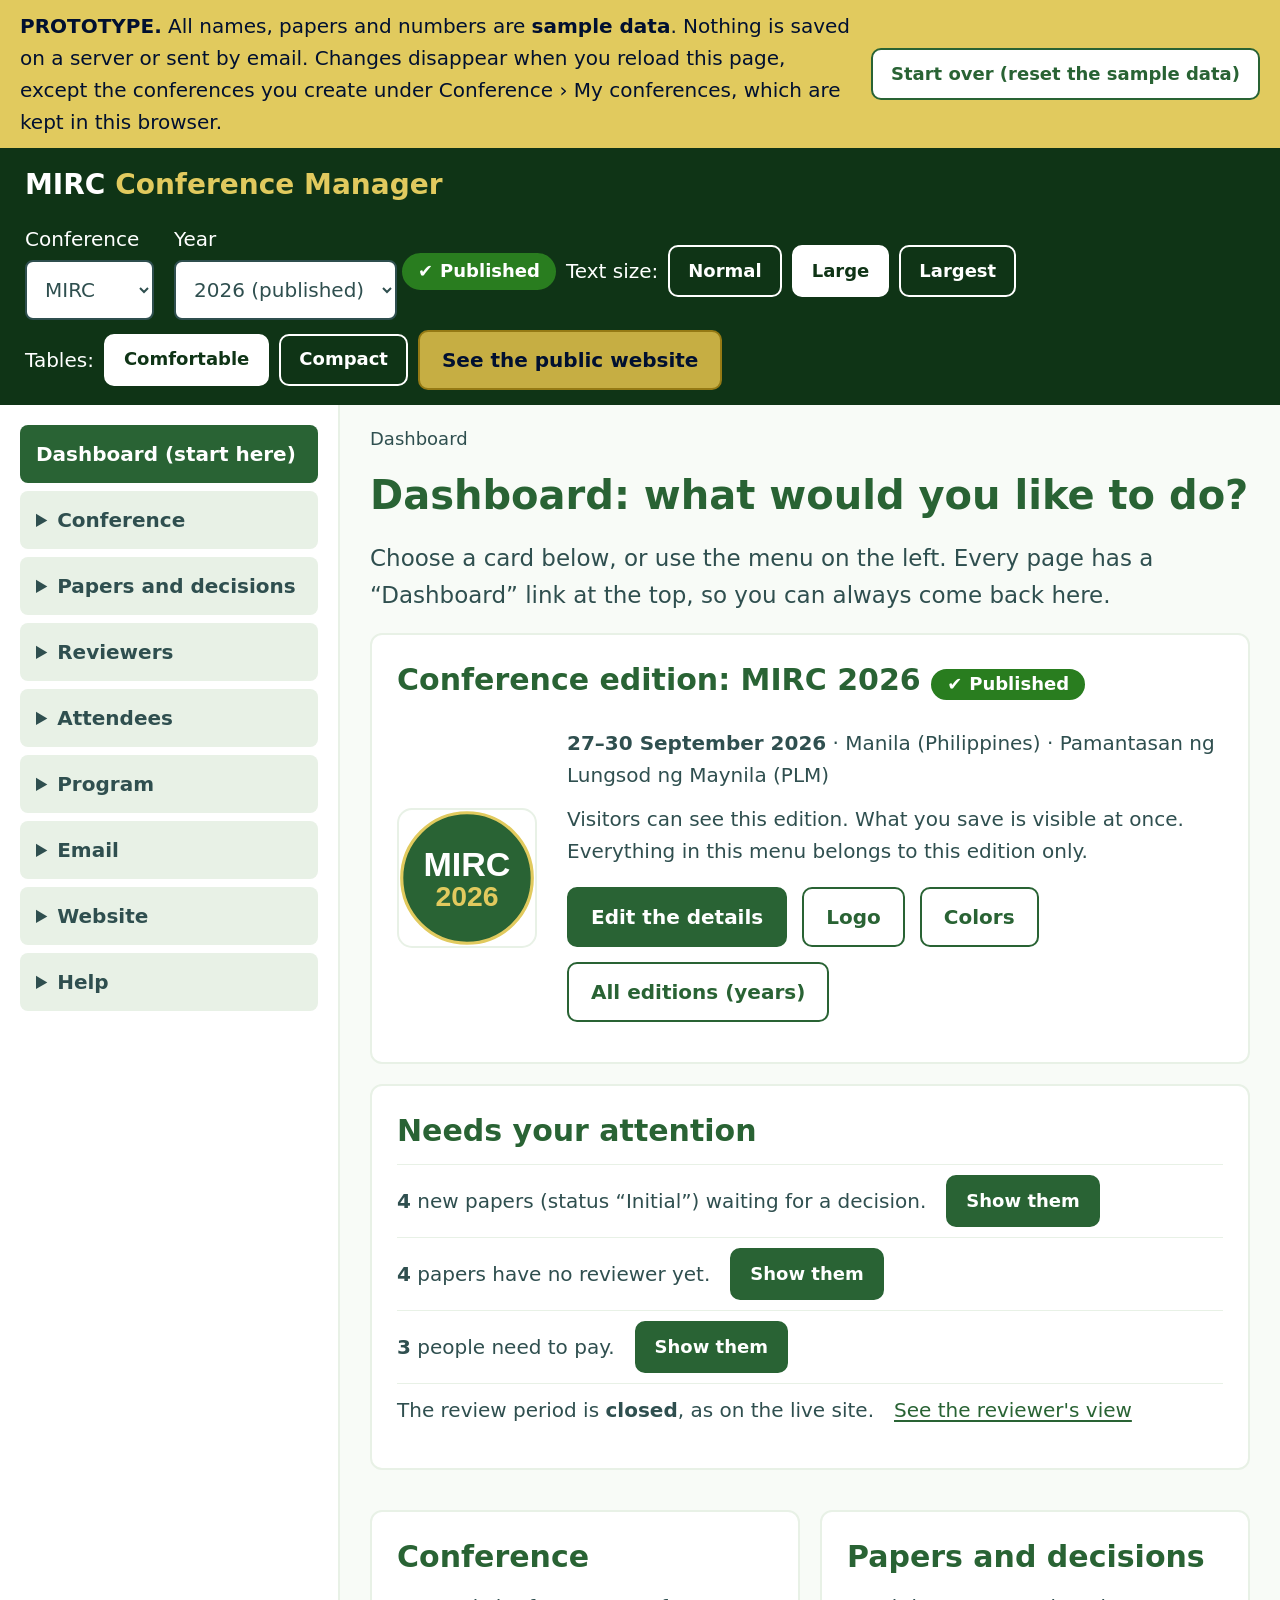
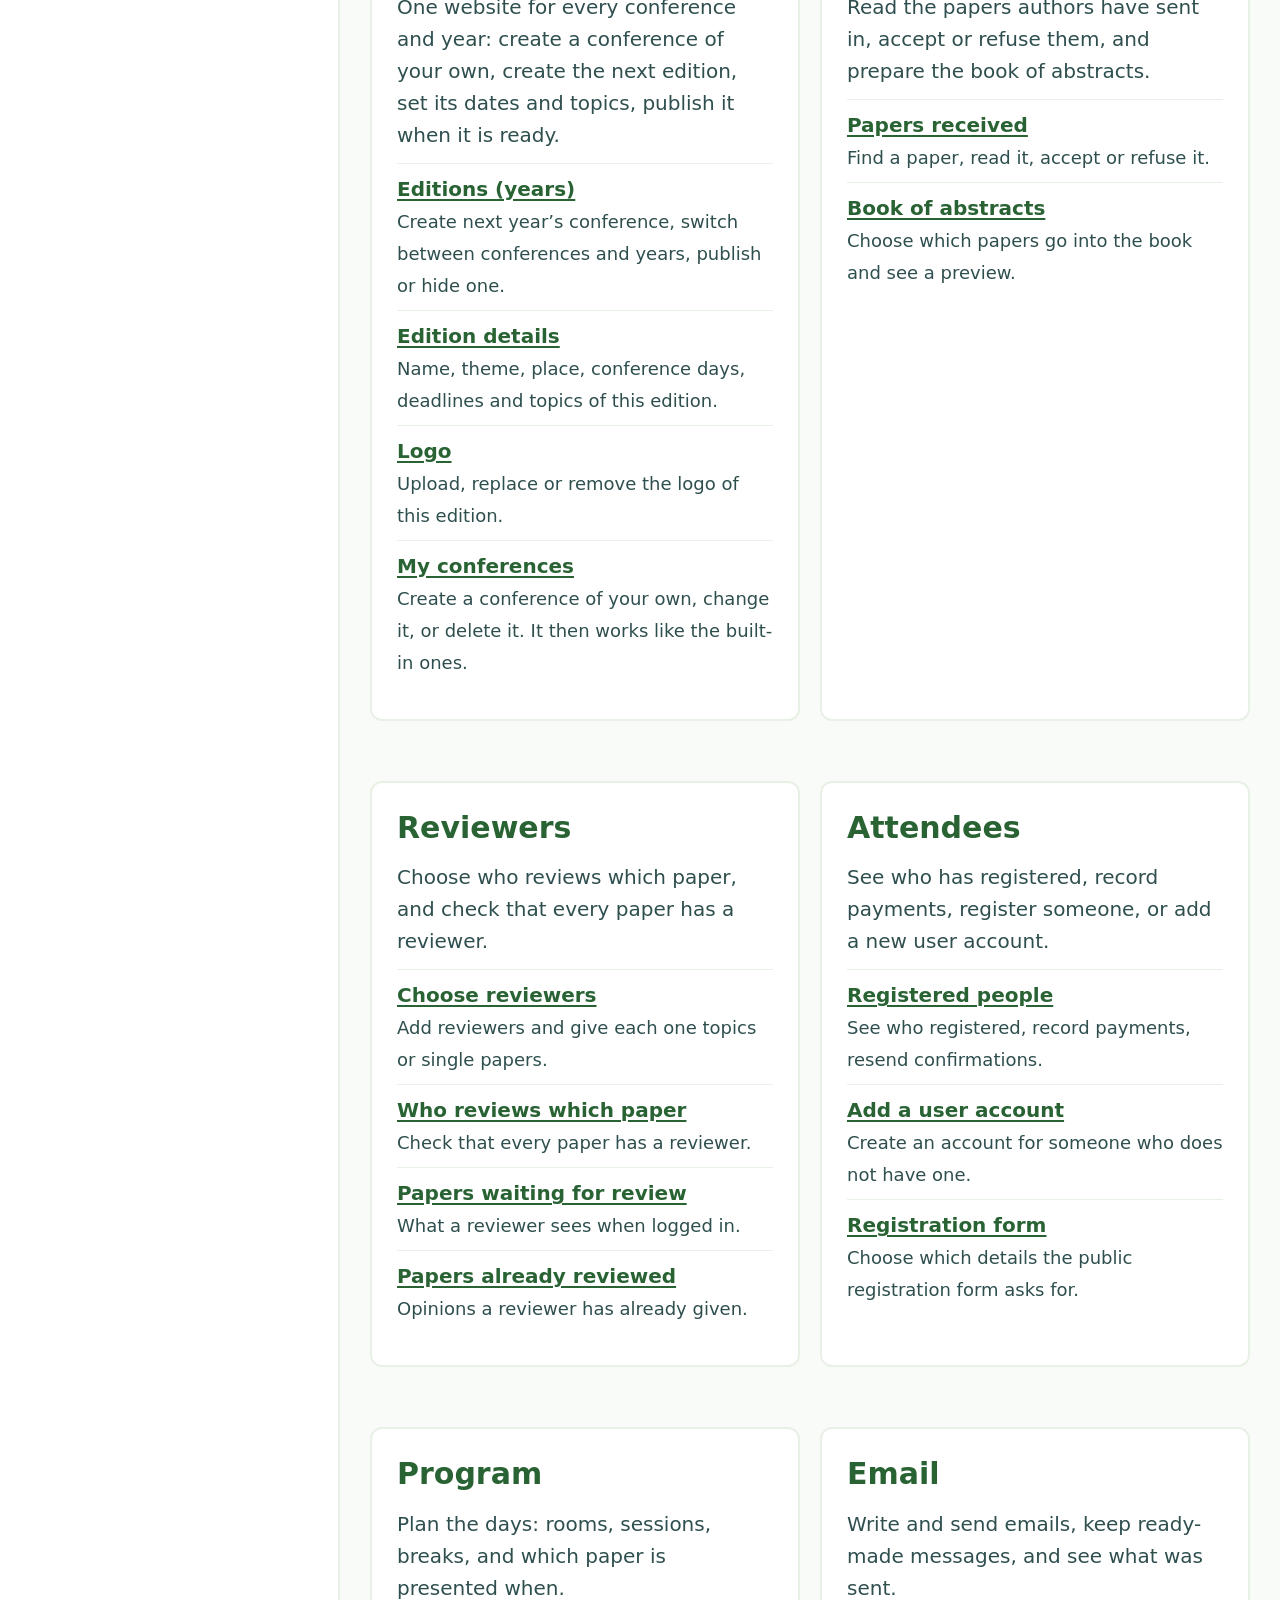
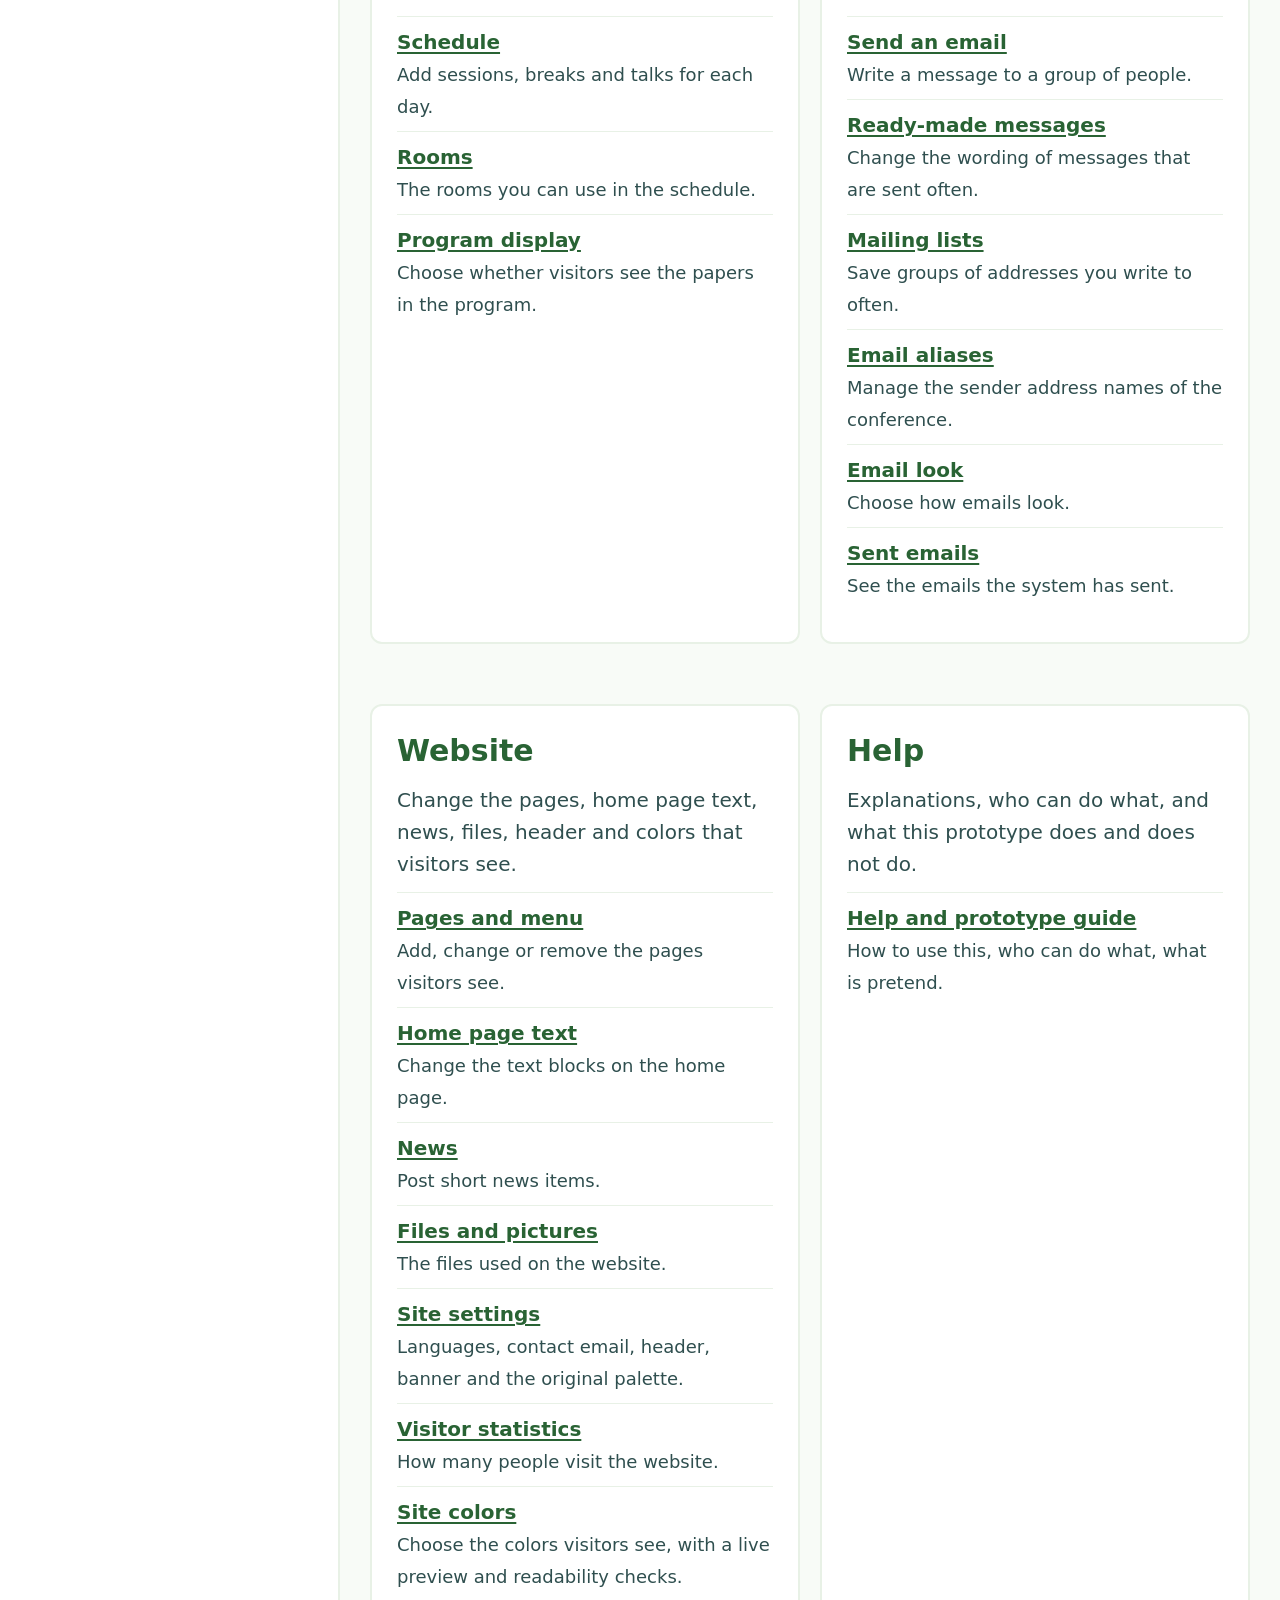
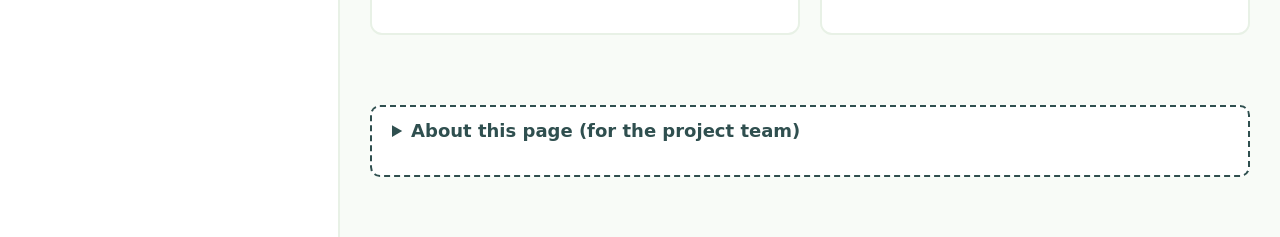
<file: prototype/index.html>
<!doctype html>
<html lang="en" data-size="2">
<head>
  <meta charset="utf-8">
  <meta name="viewport" content="width=device-width, initial-scale=1">
  <title>Conference manager (prototype)</title>
  <link rel="icon" href="data:,">
  <link rel="stylesheet" href="styles.css">
</head>
<body>
  <button type="button" class="skip" data-act="skip">Skip to the main content</button>
  <div class="proto-banner" role="note">
    <p><strong>PROTOTYPE.</strong> All names, papers and numbers are <strong>sample data</strong>. Nothing is saved on a server or sent by email. Changes disappear when you reload this page, except the conferences you create under Conference › My conferences, which are kept in this browser.</p>
    <button type="button" id="reset" class="btn btn-small btn-secondary">Start over (reset the sample data)</button>
  </div>
  <div id="live" class="sr-only" role="status" aria-live="polite"></div>
  <div id="app"><noscript><p>This prototype needs JavaScript. Please turn it on in your browser.</p></noscript></div>
  <dialog id="dlg" aria-labelledby="dlg-title"></dialog>
  <!-- Classic scripts (not modules) so this page also works when opened straight from a folder. Order matters. -->
  <script src="conferences.js"></script>
  <script src="data.js"></script>
  <script src="core.js"></script>
  <script src="calendar.js"></script>
  <script src="admin.js"></script>
  <script src="editions.js"></script>
  <script src="logo.js"></script>
  <script src="theme.js"></script>
  <script src="conference-builder.js"></script>
  <script src="site.js"></script>
  <script>P.start();</script>
</body>
</html>
</file>
<file: prototype/styles.css>
/* Conference prototype styles. Colors are the blueprint palette (section 9.3): five EXACT values and a few ESTIMATES.
   Only pairs that pass the contrast checks in blueprint 9.5 are used for text. Sizes are in rem so the text-size buttons scale everything. */
:root {
  --slate-green: #2f4f4f; --forest: #296334; --leaf: #297d1f; --navy: #011030; --deep-green: #0f3416; --white: #ffffff;
  --gold-100: #fce77a; --gold-300: #e1ca5e; --gold-500: #c6ae43; --gold-700: #957a14; --hex-line: #77aa6f;
  --mist: #f8fbf7; --tint-green: #e8f1e6;
  --gold-gradient: linear-gradient(90deg, #b19730 0%, #dcc55b 33%, #e5cf65 66%, #b29931 100%);
  --font: "Segoe UI", system-ui, -apple-system, Roboto, "Helvetica Neue", Arial, sans-serif; /* the images' font is not identified (blueprint D6) */
}
html { font-size: 125%; }
html[data-size="1"] { font-size: 112.5%; }
html[data-size="2"] { font-size: 125%; }
html[data-size="3"] { font-size: 150%; }
* { box-sizing: border-box; }
body { margin: 0; background: var(--mist); color: var(--slate-green); font-family: var(--font); line-height: 1.6; }
h1, h2, h3 { color: var(--forest); line-height: 1.25; margin: 1.2em 0 .5em; }
h1 { font-size: 2rem; margin-top: .4em; } h2 { font-size: 1.5rem; } h3 { font-size: 1.2rem; }
p, ul, ol, dl { margin: .6em 0; } ul, ol { padding-left: 1.4rem; }
ul.plain, ol.plain { list-style: none; padding: 0; }
a { color: var(--forest); text-decoration: underline; text-underline-offset: .15em; }
a:hover { color: var(--deep-green); }
code { background: var(--tint-green); padding: .05em .3em; border-radius: .25rem; }
hr { border: 0; border-top: 2px solid var(--tint-green); margin: 1.5rem 0; }
.lead { font-size: 1.15rem; }
.muted { font-size: .9rem; }
.empty { padding: 1rem; border: 2px dashed var(--slate-green); border-radius: .5rem; background: var(--white); }
.sr-only { position: absolute; width: 1px; height: 1px; overflow: hidden; clip: rect(0 0 0 0); white-space: nowrap; }
.stack > * + * { margin-top: .25rem; }

/* focus: always visible. Navy on light surfaces, gold on dark ones. */
:focus-visible { outline: 4px solid var(--navy); outline-offset: 2px; }
.on-dark :focus-visible, dialog.on-dark :focus-visible { outline-color: var(--gold-300); }
h1:focus, h1:focus-visible { outline: none; }
.skip { position: absolute; left: -999px; top: 0; z-index: 10; background: var(--white); color: var(--forest); border: 3px solid var(--forest); padding: .6rem 1rem; font: inherit; font-weight: 700; }
.skip:focus { left: .5rem; top: .5rem; }

/* buttons */
.btn { display: inline-flex; align-items: center; justify-content: center; min-height: 3rem; padding: .5rem 1.1rem; border: 2px solid var(--forest); border-radius: .5rem;
  background: var(--forest); color: var(--white); font: inherit; font-weight: 700; text-decoration: none; cursor: pointer; text-align: center; }
.btn:hover { background: var(--deep-green); border-color: var(--deep-green); color: var(--white); }
.btn-secondary { background: var(--white); color: var(--forest); }
.btn-secondary:hover { background: var(--tint-green); color: var(--deep-green); border-color: var(--forest); }
.btn-gold { background: var(--gold-500); border-color: var(--gold-700); color: var(--navy); }
.btn-gold:hover { background: var(--gold-300); color: var(--navy); border-color: var(--gold-700); }
.btn-danger { background: var(--navy); border-color: var(--navy); color: var(--white); }
.btn-danger:hover { background: var(--deep-green); }
.btn-small { min-height: 2.6rem; padding: .3rem .9rem; font-size: .9rem; }
.btn-ghost { background: transparent; border-color: var(--white); color: var(--white); }
.btn-ghost:hover, .btn-ghost[aria-pressed="true"] { background: var(--white); color: var(--deep-green); }
.btn[disabled] { background: var(--tint-green); color: var(--slate-green); border: 2px dashed var(--slate-green); cursor: not-allowed; }
.linklike { background: none; border: 0; padding: .3rem 0; font: inherit; color: var(--forest); text-decoration: underline; cursor: pointer; text-align: left; }
.actions { display: flex; flex-wrap: wrap; gap: .75rem; margin: 1rem 0; }
.actions.center { justify-content: center; }
.toolbar { display: flex; flex-wrap: wrap; gap: .75rem; align-items: end; }

/* prototype banner and admin frame */
.proto-banner { background: var(--gold-300); color: var(--navy); padding: .5rem 1rem; display: flex; flex-wrap: wrap; gap: .5rem 1rem; align-items: center; justify-content: space-between; }
.proto-banner p { margin: 0; flex: 1 1 24rem; }
.on-dark { background: var(--deep-green); color: var(--white); }
.on-dark a { color: var(--white); } .on-dark a.btn-gold { color: var(--navy); }
.topbar { display: flex; flex-wrap: wrap; align-items: center; justify-content: space-between; gap: .75rem 1.5rem; padding: .75rem 1.25rem; }
.brand { font-size: 1.4rem; font-weight: 800; text-decoration: none; color: var(--white); } .brand span { color: var(--gold-300); font-weight: 600; }
.topbar-tools, .textsize { display: flex; flex-wrap: wrap; gap: .5rem; align-items: center; }
.layout { display: grid; grid-template-columns: 17rem 1fr; align-items: start; }
.sidenav { background: var(--white); border-right: 2px solid var(--tint-green); padding: 1rem; min-height: 100%; }
.navtop, .navtop ul { list-style: none; padding: 0; margin: 0; } .navtop > li { margin-bottom: .4rem; }
.navlink { display: block; padding: .65rem .8rem; border-radius: .4rem; color: var(--forest); font-weight: 600; text-decoration: none; }
.navlink:hover { background: var(--tint-green); }
.navlink[aria-current="page"] { background: var(--forest); color: var(--white); }
.navlink[aria-current="true"] { border-left: 6px solid var(--forest); }
details[data-nav] > summary { background: var(--tint-green); border-radius: .4rem; padding: .65rem .8rem; font-weight: 800; cursor: pointer; min-height: 2.9rem; color: var(--slate-green); }
details[data-nav] ul { margin: .25rem 0 .5rem; }
.menu-toggle { display: none; margin: .75rem 1rem 0; }
main { min-width: 0; } .main-in { max-width: 66rem; margin: 0 auto; padding: 1rem 1.5rem 3rem; container-type: inline-size; }
.crumbs ol { list-style: none; padding: 0; margin: 0; display: flex; flex-wrap: wrap; font-size: .9rem; }
.crumbs li + li::before { content: "›"; padding: 0 .5rem; }
.grid2 { display: grid; grid-template-columns: repeat(auto-fit, minmax(min(20rem, 100%), 1fr)); gap: 1rem; }
.card { background: var(--white); border: 2px solid var(--tint-green); border-radius: .6rem; padding: 1rem 1.25rem; margin: 1rem 0; }
.card > h2:first-child, .card > h3:first-child { margin-top: .2em; }
.linklist { list-style: none; padding: 0; } .linklist li { padding: .45rem 0; border-top: 1px solid var(--tint-green); }
.attn { list-style: none; padding: 0; } .attn li { padding: .5rem 0; border-top: 1px solid var(--tint-green); display: flex; flex-wrap: wrap; gap: .5rem 1rem; align-items: center; }
.refbox { margin-top: 2.5rem; border: 2px dashed var(--slate-green); border-radius: .5rem; padding: .5rem 1rem; font-size: .9rem; background: var(--white); }
.refbox summary { cursor: pointer; font-weight: 700; min-height: 2.4rem; }

/* alerts: icon + word + border, never color alone */
.alert { display: flex; gap: .9rem; align-items: flex-start; padding: .9rem 1rem; margin: 1rem 0; background: var(--white); border: 2px solid var(--forest); border-left-width: 10px; border-radius: .4rem; }
.alert > div { flex: 1; } .alert ul { margin: .3rem 0 0; }
.alert-ok { border-color: var(--leaf); } .alert-warn { border-color: var(--gold-700); } .alert-error { border-color: var(--navy); } .alert-info { border-color: var(--forest); }
.sym { flex: none; width: 2rem; height: 2rem; border-radius: 50%; display: inline-flex; align-items: center; justify-content: center; font-weight: 800; background: var(--forest); color: var(--white); }
.alert-ok .sym { background: var(--leaf); } .alert-warn .sym { background: var(--gold-500); color: var(--navy); } .alert-error .sym { background: var(--navy); }
.badge { display: inline-flex; gap: .35rem; align-items: center; padding: .1rem .7rem; border: 2px solid; border-radius: 999px; font-weight: 700; font-size: .9rem; white-space: nowrap; }
.st-accepted { background: var(--leaf); border-color: var(--leaf); color: var(--white); }
.st-refused { background: var(--slate-green); border-color: var(--slate-green); color: var(--white); }
.st-awaiting { background: var(--gold-500); border-color: var(--gold-700); color: var(--navy); }
.st-reviewed { background: var(--tint-green); border-color: var(--forest); color: var(--forest); }
.st-initial { background: var(--white); border-color: var(--slate-green); color: var(--slate-green); }
.st-noreview { background: var(--white); border: 2px dashed var(--slate-green); color: var(--slate-green); }

/* forms */
.field { margin: 1rem 0; border: 0; padding: 0; }
.field > label, fieldset.field > legend { display: block; font-weight: 700; margin-bottom: .25rem; padding: 0; }
.hint { font-size: .9rem; margin: 0 0 .35rem; }
.req { font-weight: 400; font-size: .9rem; }
input, select, textarea { font: inherit; color: var(--slate-green); background: var(--white); border: 2px solid var(--slate-green); border-radius: .4rem; padding: .55rem .7rem; width: 100%; max-width: 42rem; min-height: 3rem; }
input[type="checkbox"], input[type="radio"] { width: 1.75rem; height: 1.75rem; min-height: 0; accent-color: var(--forest); flex: none; }
td input[type="checkbox"], th input[type="checkbox"] { width: 2.2rem; height: 2.2rem; }
textarea { min-height: 6rem; }
.has-error input, .has-error select, .has-error textarea { border-color: var(--navy); border-width: 4px; }
.err { font-weight: 700; color: var(--navy); margin: .35rem 0 0; }
fieldset.field { border: 2px solid var(--tint-green); border-radius: .5rem; padding: .5rem 1rem 1rem; } fieldset.field.has-error { border-color: var(--navy); border-width: 4px; }
.choice { display: flex; gap: .7rem; align-items: center; min-height: 2.75rem; font-weight: 400; cursor: pointer; }
.filters { display: grid; grid-template-columns: repeat(auto-fit, minmax(min(16rem, 100%), 1fr)); gap: 0 1.25rem; align-items: start; }
.bulk { display: flex; flex-wrap: wrap; gap: .75rem 1rem; align-items: flex-end; } .bulk .field { margin: 0; } .bulk .btn { min-height: 3rem; }
/* two fields side by side (for example Starts at / Ends at); they stack on narrow screens */
.fields-row { display: grid; grid-template-columns: repeat(auto-fit, minmax(min(15rem, 100%), 1fr)); gap: 0 1.25rem; align-items: start; }
.time-pick { display: flex; flex-wrap: wrap; gap: .5rem; align-items: center; } .time-pick select { width: auto; min-width: 5.5rem; } .time-pick .muted { flex-basis: 100%; }
.nowrap { white-space: nowrap; }
/* calendar: selected = filled + tick; not available = dashed + hatched; has events = gold number. Never color alone. */
.cal-card { padding: .75rem 1rem; } .cal-root { margin: .25rem 0; } .cal { max-width: 36rem; }
.cal-head { display: flex; align-items: center; justify-content: space-between; gap: .5rem; margin-bottom: .5rem; min-height: 1.5rem; }
.cal-title { flex: 1; text-align: center; font-size: 1.15rem; color: var(--forest); }
.cal-nav { min-width: 3rem; min-height: 3rem; padding: 0 .5rem; font-size: 1.5rem; line-height: 1; }
.cal-grid { display: grid; gap: 2px; } .cal-row { display: grid; grid-template-columns: repeat(7, minmax(0, 1fr)); gap: 2px; }
.cal-dow span { text-align: center; font-weight: 800; font-size: .9rem; padding: .15rem 0; }
.cal-day { position: relative; width: 100%; min-height: 3.3rem; display: flex; flex-direction: column; align-items: center; justify-content: center; gap: .1rem; padding: .15rem;
  border: 2px solid var(--forest); border-radius: .4rem; background: var(--white); color: var(--forest); font: inherit; font-weight: 700; cursor: pointer; }
.cal-day:hover { background: var(--tint-green); } .cal-day:focus-visible { z-index: 2; }
.cal-day.is-sel, .cal-day.is-sel:hover { background: var(--forest); color: var(--white); }
.cal-day.is-sel::after { content: "✔"; position: absolute; top: .05rem; left: .2rem; font-size: .65rem; }
.cal-day.is-off { border: 2px dashed var(--slate-green); color: var(--slate-green); font-weight: 400; cursor: not-allowed;
  background: repeating-linear-gradient(135deg, var(--white) 0 .35rem, var(--tint-green) .35rem .7rem); }
.cal-day.is-today .cal-num { text-decoration: underline; text-underline-offset: .2em; }
.cal-n { min-width: 1.5rem; padding: 0 .3rem; border-radius: 999px; background: var(--gold-300); color: var(--navy); font-size: .8rem; font-weight: 800; line-height: 1.4; }
.cal-mon { font-size: .7rem; font-weight: 700; line-height: 1; }
.cal-status { min-height: 1.6em; margin: .5rem 0 .25rem; font-weight: 600; }
.cal-legend { list-style: none; padding: 0; margin: .25rem 0 0; display: flex; flex-wrap: wrap; gap: .4rem 1.25rem; font-size: .9rem; }
.cal-key { display: inline-flex; width: 1.7rem; height: 1.7rem; align-items: center; justify-content: center; margin-right: .3rem; vertical-align: middle; border: 2px solid var(--forest); border-radius: .3rem; background: var(--white); font-size: .8rem; }
.cal-key.is-sel { background: var(--forest); color: var(--white); } .cal-key.is-off { border: 2px dashed var(--slate-green); background: repeating-linear-gradient(135deg, var(--white) 0 .25rem, var(--tint-green) .25rem .5rem); }
.cal-pop > summary { cursor: pointer; list-style: none; } .cal-pop > summary::-webkit-details-marker { display: none; } .cal-pop > summary::after { content: "▾"; margin-left: .6rem; }
.cal-pop[open] > summary { margin-bottom: .75rem; } .cal-pop[open] > summary::after { content: "▴"; }
@media (max-width: 30em) { .cal-card { padding: .5rem; } .cal-day { min-height: 3rem; } }
.more { margin: 1rem 0; } .more summary { cursor: pointer; font-weight: 700; min-height: 2.6rem; }
.tabs { display: flex; flex-wrap: wrap; gap: .5rem; margin: 1rem 0; }
.tab { min-height: 2.9rem; padding: .4rem 1rem; border: 2px solid var(--forest); background: var(--white); color: var(--forest); border-radius: .5rem; font: inherit; font-weight: 700; cursor: pointer; }
.tabs.wide { display: grid; grid-template-columns: repeat(auto-fit, minmax(min(10rem, 100%), 1fr)); } .tabs.wide .tab { width: 100%; }
.tab:hover { background: var(--tint-green); } .tab[aria-pressed="true"] { background: var(--forest); color: var(--white); }
.steps { list-style: none; padding: 0; display: flex; flex-wrap: wrap; gap: .5rem; }
.steps li { border: 2px solid var(--tint-green); border-radius: .5rem; padding: .4rem .9rem; background: var(--white); } .steps li span { font-weight: 700; }
.steps li[aria-current="step"] { border-color: var(--forest); background: var(--tint-green); font-weight: 700; }
.results { list-style: none; padding: 0; } .results li { padding: .6rem 0; border-top: 1px solid var(--tint-green); }
.swatch { display: inline-block; width: 3rem; height: 2rem; border: 2px solid var(--slate-green); border-radius: .3rem; }
.preview { width: 100%; height: 12rem; border: 2px solid var(--slate-green); background: var(--white); }
.dl { display: grid; grid-template-columns: max-content 1fr; gap: .3rem 1.2rem; } .dl dt { font-weight: 700; } .dl dd { margin: 0; }

/* tables: fit the box; if one ever cannot, it scrolls sideways inside its own focusable region */
.table-wrap { overflow-x: auto; margin: 1rem 0; }
table { width: 100%; border-collapse: collapse; background: var(--white); }
th { background: var(--tint-green); text-align: left; font-weight: 800; }
th, td { padding: .6rem .7rem; border-bottom: 2px solid var(--tint-green); vertical-align: top; }
td[data-label="Status"], td[data-label="Status and amount"] { white-space: nowrap; }
.col-select { width: 1%; white-space: nowrap; }
tr.sub td { background: var(--mist); } tr.sub td:nth-child(3) { padding-left: 1.5rem; }
/* Actions column: ONE layout for every table. Buttons are equal width (the widest label sets it), equal height, one uniform gap,
   labels never wrap. Four or more buttons use two even columns. */
.col-actions { width: 1%; white-space: nowrap; }
.row-actions { display: grid; gap: .45rem; justify-items: stretch; width: max-content; max-width: 100%; }
.row-actions:has(> :nth-child(4)) { grid-template-columns: repeat(2, max-content); }
.row-actions .btn { min-height: 2.6rem; padding: .3rem .9rem; font-size: .9rem; margin: 0; white-space: nowrap; }

/* compact tables (top-bar choice "Tables: Compact"): tighter cells and smaller buttons laid out side by side. Text stays 17px or more at "Large". */
html[data-density="compact"] th, html[data-density="compact"] td { padding: .35rem .5rem; }
html[data-density="compact"] .row-actions { display: flex; flex-wrap: nowrap; gap: .3rem; width: auto; }
html[data-density="compact"] .row-actions:has(> :nth-child(4)) { display: grid; grid-template-columns: repeat(2, max-content); gap: .3rem; }
html[data-density="compact"] .row-actions .btn, html[data-density="compact"] td .btn-small { min-height: 2.2rem; padding: .15rem .65rem; font-size: .875rem; }
html[data-density="compact"] .badge { padding: 0 .55rem; font-size: .85rem; }
html[data-density="compact"] td input[type="checkbox"], html[data-density="compact"] th input[type="checkbox"] { width: 1.8rem; height: 1.8rem; }
html[data-density="compact"] .muted { font-size: .85rem; line-height: 1.4; }

/* dialogs */
dialog { border: 3px solid var(--forest); border-radius: .8rem; padding: 0; width: min(42rem, 94vw); background: var(--white); color: var(--slate-green); }
dialog.danger { border-color: var(--navy); }
dialog::backdrop { background: rgba(1, 16, 48, .65); }
.dlg-body { padding: 1.25rem 1.5rem; max-height: 88vh; overflow: auto; } .dlg-body h2 { margin-top: 0; }

/* public website preview */
.sitebar { background: var(--navy); } .sitebar-in { display: flex; flex-wrap: wrap; gap: .5rem 1.25rem; align-items: center; padding: .6rem 1.25rem; }
.sitebar label.inline, .edpick { display: flex; flex-wrap: wrap; gap: .25rem .5rem; align-items: center; } .sitebar select, .topbar select { width: auto; min-width: min(11rem, 100%); max-width: 100%; }
.edpick-group { display: flex; flex-wrap: wrap; gap: .5rem 1rem; align-items: flex-end; } .edpick-group .edpick { flex-direction: column; align-items: flex-start; flex-wrap: nowrap; }   /* conference box and year box: label above, side by side while they fit */
.topbar-tools > .badge { margin-left: -.25rem; }
.draft-strip { margin: 0; padding: .5rem 1.25rem; background: var(--gold-300); color: var(--navy); text-align: center; }
.site-banner { margin: 0; padding: .6rem 1.25rem; background: var(--forest); color: var(--white); text-align: center; font-weight: 700; }
.sitehead { background: var(--white); border-bottom: 6px solid var(--gold-300); padding: 1rem 1.25rem; }
.hdr-quick { display: flex; flex-wrap: wrap; gap: 1rem 1.5rem; align-items: center; max-width: 66rem; margin: 0 auto; }
/* THE logo frame: every logo, in every edition, sits in the same white square, so the page looks the same whatever file was uploaded.
   The picture inside is fitted (object-fit) and never stretched; position and zoom come from the saved settings. Sizes: header 6rem, home 7rem, menu bar 2.75rem. */
.logo-frame { --s: 6rem; flex: none; width: var(--s); height: var(--s); display: inline-block; overflow: hidden; background: var(--white); border: 2px solid var(--tint-green); border-radius: .75rem; line-height: 0; vertical-align: middle; }
.logo-frame img { display: block; width: 100%; height: 100%; max-width: none; }
.logo-frame.md { --s: 7rem; } .logo-frame.sm { --s: 2.75rem; border-radius: .4rem; } .logo-frame.xl { --s: 12rem; max-width: 100%; }
.sitehead, .mock-phone { container-type: inline-size; }
@container (max-width: 26rem) { .logo-frame.lg { --s: 4.5rem; } .hdr-quick .site-name { font-size: 1.1rem; } }
.hdr-quick > div { min-width: 0; overflow-wrap: anywhere; }
.nav-left { display: flex; align-items: center; gap: .75rem; }
.hero-logo { display: flex; justify-content: center; margin-bottom: .5rem; }
.logo-row { display: flex; flex-wrap: wrap; gap: 1rem 1.5rem; align-items: center; } .logo-row > div { flex: 1 1 14rem; min-width: 0; }
.logo-edit { display: grid; grid-template-columns: repeat(auto-fit, minmax(min(20rem, 100%), 1fr)); gap: 1rem 2rem; align-items: start; margin-top: 1rem; }
.logo-pos { margin-bottom: 1rem; } .logo-cap { font-weight: 700; margin: .75rem 0 .35rem; }
.mock { border: 2px dashed var(--slate-green); border-radius: .5rem; overflow: hidden; background: var(--white); } .mock .sitehead { border-bottom-width: 4px; padding: .75rem 1rem; } .mock .sitenav { padding: .4rem 1rem; }
.mock-phone { max-width: 20rem; }
.specs dt { white-space: nowrap; }
.logo-note { display: flex; gap: .7rem; align-items: flex-start; margin: .75rem 0; padding: .6rem .8rem; border: 2px solid var(--gold-700); border-left-width: 10px; border-radius: .4rem; background: var(--white); }
.logo-note .sym { background: var(--gold-500); color: var(--navy); }
input[type="range"] { padding: 0; border: 0; min-height: 2.5rem; accent-color: var(--forest); background: transparent; }
input[type="file"] { padding: .6rem; }
output { font-weight: 800; }
.hero-mark { margin: 0; font-weight: 900; letter-spacing: .02em; font-size: 3.2rem; line-height: 1.1; color: var(--gold-700);
  background: var(--gold-gradient); -webkit-background-clip: text; background-clip: text; -webkit-text-fill-color: transparent; }
.hero-mark.small { font-size: 2.2rem; }
@media (forced-colors: active) { .hero-mark { -webkit-text-fill-color: currentColor; } }
.site-name { margin: 0; font-size: 1.3rem; font-weight: 800; color: var(--forest); } .hdr-meta { margin: 0; font-weight: 600; }
.hdr-frame { width: 100%; height: 8rem; border: 0; } .hdr-pic { max-width: 66rem; margin: 0 auto; padding: 1.5rem; border: 2px dashed var(--slate-green); }
/* public menu: one slim bar (Menu button, Sign in) and a slide-out drawer holding the page links */
.sitenav { display: flex; flex-wrap: wrap; align-items: center; justify-content: space-between; gap: .5rem 1rem; padding: .5rem max(1.25rem, calc(50% - 33rem)); }
.usermenu { position: relative; margin-left: auto; }   /* stays at the right edge even when the bar wraps on a phone */
.usermenu ul { position: absolute; right: 0; top: calc(100% + .4rem); z-index: 5; min-width: min(15rem, calc(100vw - 2.5rem)); max-width: calc(100vw - 2.5rem); list-style: none; margin: 0; padding: .4rem; background: var(--deep-green); border: 2px solid var(--gold-300); border-radius: .5rem; }
.usermenu li a, .usermenu .linklike { display: block; width: 100%; padding: .6rem .8rem; color: var(--white); }
.usermenu .menu-note { padding: .4rem .8rem .6rem; font-size: .9rem; border-bottom: 1px solid currentColor; margin-bottom: .3rem; }
dialog.drawer { margin: 0; inset: 0 auto 0 0; width: min(22rem, 88vw); max-width: none; height: 100dvh; max-height: none; overflow-y: auto; border: 0; border-right: 4px solid var(--gold-300); border-radius: 0; }
@media (prefers-reduced-motion: no-preference) { dialog.drawer[open] { animation: drawer-in .2s ease-out; } }
@keyframes drawer-in { from { transform: translateX(-100%); } }
body:has(dialog.drawer[open]) { overflow: hidden; }
.drawer-head { position: sticky; top: 0; display: flex; align-items: center; justify-content: space-between; gap: 1rem; padding: .75rem 1.25rem; background: var(--deep-green); border-bottom: 2px solid var(--forest); }
.drawer-head strong { font-size: 1.3rem; }
.sitemenu ul { list-style: none; margin: 0; padding: .5rem 0; }
.sitemenu a, .sitemenu summary { display: flex; align-items: center; justify-content: space-between; padding: .65rem 1.25rem; border-left: 6px solid transparent; font-weight: 600; text-decoration: none; cursor: pointer; }
.sitemenu a:hover, .sitemenu summary:hover { background: var(--forest); } .sitemenu a:hover { text-decoration: underline; }
.sitemenu a[aria-current="page"] { border-left-color: var(--gold-300); background: var(--forest); font-weight: 800; }
.sitemenu summary::after { content: "▾"; } .sitemenu details[open] > summary::after { transform: rotate(180deg); }
.sitemenu details ul { padding: 0 0 .5rem; } .sitemenu details a { padding-left: 2.25rem; }
.hero { text-align: center; border-top: 8px solid var(--gold-300); } .hero .tagline { color: var(--forest); font-weight: 800; text-transform: uppercase; font-size: 1.4rem; margin-bottom: 0; } .facts { font-weight: 700; }
.ev { display: grid; grid-template-columns: 9rem 1fr; gap: .5rem 1rem; padding: .8rem 0; border-top: 2px solid var(--tint-green); } .ev h3 { margin: 0; } .ev-time { font-weight: 800; margin: 0; }
.talks li { margin: .5rem 0; } .names { columns: 14rem; }
.sitefoot { background: var(--navy); margin-top: 2rem; } .sitefoot .stripe { height: .6rem; background: var(--leaf); } .foot-in { max-width: 66rem; margin: 0 auto; padding: 1rem 1.5rem; }
.sitefoot a { color: var(--gold-300); }

/* ===== Visitor-site theme (Website > Site colors) =====
   theme.js writes eight colors and the colors worked out from them as --t-* variables on the .site wrapper. Inside .site the existing palette variables are
   re-pointed to them, so every component above follows the palette without its own color. The admin area has no .site wrapper and keeps the original palette. */
.site { --forest: var(--t-primary); --deep-green: var(--t-secondary); --slate-green: var(--t-text); --white: var(--t-surface); --mist: var(--t-bg); --tint-green: var(--t-border); --navy: var(--t-ink);
  --gold-300: var(--t-accent); --gold-500: var(--t-accent); --gold-700: var(--t-accent-dark); --gold-gradient: var(--t-gradient); background: var(--t-bg); color: var(--t-text); }
.site a:hover { color: var(--t-primary-hover); }
.site .btn { background: var(--t-button); border-color: var(--t-button); color: var(--t-on-button); }
.site .btn:hover { background: var(--t-button-hover); border-color: var(--t-button-hover); color: var(--t-on-button-hover); }
.site .btn:active { background: var(--t-button-active); border-color: var(--t-button-active); color: var(--t-on-button-active); }
.site .btn-secondary { background: var(--t-surface); border-color: var(--t-primary); color: var(--t-primary); }
.site .btn-secondary:hover, .site .btn-secondary:active { background: var(--t-surface-hover); border-color: var(--t-primary); color: var(--t-primary); }
.site .btn-gold { background: var(--t-accent); border-color: var(--t-accent-dark); color: var(--t-on-accent); }
.site .btn-gold:hover, .site .btn-gold:active { background: var(--t-accent-hover); border-color: var(--t-accent-dark); color: var(--t-on-accent-hover); }
.site .btn[disabled] { background: var(--t-border); border-color: var(--t-text); color: var(--t-text); }
.site .on-dark, .site .on-dark a, .site .on-dark a:hover { color: var(--t-on-secondary); }
.site .on-dark :focus-visible, .site dialog.on-dark :focus-visible { outline-color: var(--t-on-secondary); }
.site .btn-ghost { background: transparent; border-color: var(--t-on-secondary); color: var(--t-on-secondary); }
.site .btn-ghost:hover, .site .btn-ghost[aria-pressed="true"] { background: var(--t-on-secondary); border-color: var(--t-on-secondary); color: var(--t-secondary); }
.site .usermenu ul { border-color: var(--t-on-secondary); } .site .usermenu li a, .site .usermenu .linklike { color: var(--t-on-secondary); }
.site .sitemenu a:hover, .site .sitemenu summary:hover, .site .sitemenu a[aria-current="page"] { background: var(--t-secondary-hover); }
.site .sitemenu a[aria-current="page"] { border-left-color: var(--t-on-secondary); }
.site dialog.drawer { border-right-color: var(--t-on-secondary); } .site .drawer-head { border-bottom-color: var(--t-on-secondary); }
.site .sitefoot { background: var(--t-secondary); } .site .sitefoot .stripe { background: var(--t-accent); } .site .sitefoot a { color: var(--t-on-secondary); text-decoration: underline; }
.site .tab:hover { background: var(--t-surface-hover); } .site .tab[aria-pressed="true"], .site .tab[aria-pressed="true"]:hover { background: var(--t-primary); color: var(--t-surface); }
.site .alert-warn .sym, .site .st-awaiting { color: var(--t-on-accent); }
.site .st-awaiting { background: var(--t-accent); border-color: var(--t-accent-dark); }
.site .sym, .site .st-accepted, .site .st-refused { color: var(--t-surface); }
.site .site-banner { background: var(--t-primary); color: var(--t-surface); }
.site .hero-mark { color: var(--t-accent-dark); }

/* theme editor (admin): color rows, preview frame */
.color-rows { display: grid; grid-template-columns: repeat(auto-fit, minmax(min(24rem, 100%), 1fr)); gap: .5rem 2rem; }
.color-row { padding: .5rem 0; border-top: 2px solid var(--tint-green); } .color-row .hint { margin: 0; }
.color-inputs { display: flex; flex-wrap: wrap; gap: .5rem; align-items: center; margin-top: .35rem; }
input.color-pick { width: 3.5rem; min-width: 3.5rem; height: 3rem; padding: .2rem; cursor: pointer; }
.color-inputs input[type="text"] { width: 9rem; font-family: ui-monospace, Consolas, monospace; text-transform: lowercase; }
.color-row .err { min-height: 0; margin: .25rem 0 0; } .color-row .err:empty { display: none; }
.swatches { display: inline-flex; border: 2px solid var(--slate-green); border-radius: .4rem; overflow: hidden; } .swatches span { width: 1.6rem; height: 2.4rem; }
.theme-dirty, .theme-sum { font-weight: 700; }
.theme-frame { border: 3px dashed var(--slate-green); border-radius: .5rem; overflow: hidden; container-type: inline-size; }
.theme-pv { font-size: .9rem; } .theme-pv .sitehead { border-bottom-width: 6px; } .pv-main { padding: 1rem; } .pv-main .card { margin: .5rem 0; }
.pv-link { color: var(--forest); text-decoration: underline; } .theme-pv .sitefoot { margin-top: 0; } .theme-pv .sitefoot .pv-link { color: var(--t-on-secondary); }
.theme-pv .hdr-quick { max-width: none; }

/* phones and tablets: one column, menu behind a button, tables become stacked cards */
@media (max-width: 56em) {
  .layout { grid-template-columns: 1fr; } .menu-toggle { display: inline-flex; }
  .sidenav { display: none; border-right: 0; border-bottom: 2px solid var(--tint-green); } .sidenav.open { display: block; }
  .main-in { padding: 1rem; }
  .ev { grid-template-columns: 1fr; }
}
/* Narrow content area (measured in the page itself, so it also reacts to the text-size buttons): tables become stacked cards */
@container (max-width: 40rem) {
  table, thead, tbody, tr, th, td { display: block; } thead { position: absolute; left: -9999px; }
  tr { border: 2px solid var(--tint-green); border-radius: .5rem; margin: 0 0 1rem; padding: .3rem .5rem; }
  td, html[data-density="compact"] td { border: 0; padding: .35rem .3rem; } td::before { content: attr(data-label) ": "; font-weight: 800; display: block; }
  td[data-label="Select"]::before { content: "Select this one"; }
  td:empty { display: none; }
  td.col-actions, td.col-select { width: auto; white-space: normal; }
  .row-actions, .row-actions:has(> :nth-child(4)), html[data-density="compact"] .row-actions, html[data-density="compact"] .row-actions:has(> :nth-child(4)) { display: flex; flex-wrap: wrap; gap: .5rem; width: auto; }
  .row-actions .btn { white-space: normal; }
  tr.sub td:nth-child(3) { padding-left: .3rem; }
  .dl { grid-template-columns: 1fr; }
}
@media (max-width: 56em) { .density { display: none; } }
@media print { .proto-banner, .topbar, .sidenav, .sitebar, .sitenav, .tabs, .actions, .menu-toggle, .refbox, dialog { display: none !important; } .layout { display: block; } body { background: #fff; } }
/* abstract scoring page: the five rating choices sit in one row; the score card stays in view while the criteria are rated */
.scale { display: flex; flex-wrap: wrap; gap: 0 1.75rem; }
.score-num { font-size: 2rem; font-weight: 700; line-height: 1; }
.scorebar { position: sticky; bottom: .5rem; z-index: 5; box-shadow: 0 -2px 8px rgba(0, 0, 0, .15); }
@media (max-width: 56em) { .scorebar { position: static; } }
</file>
